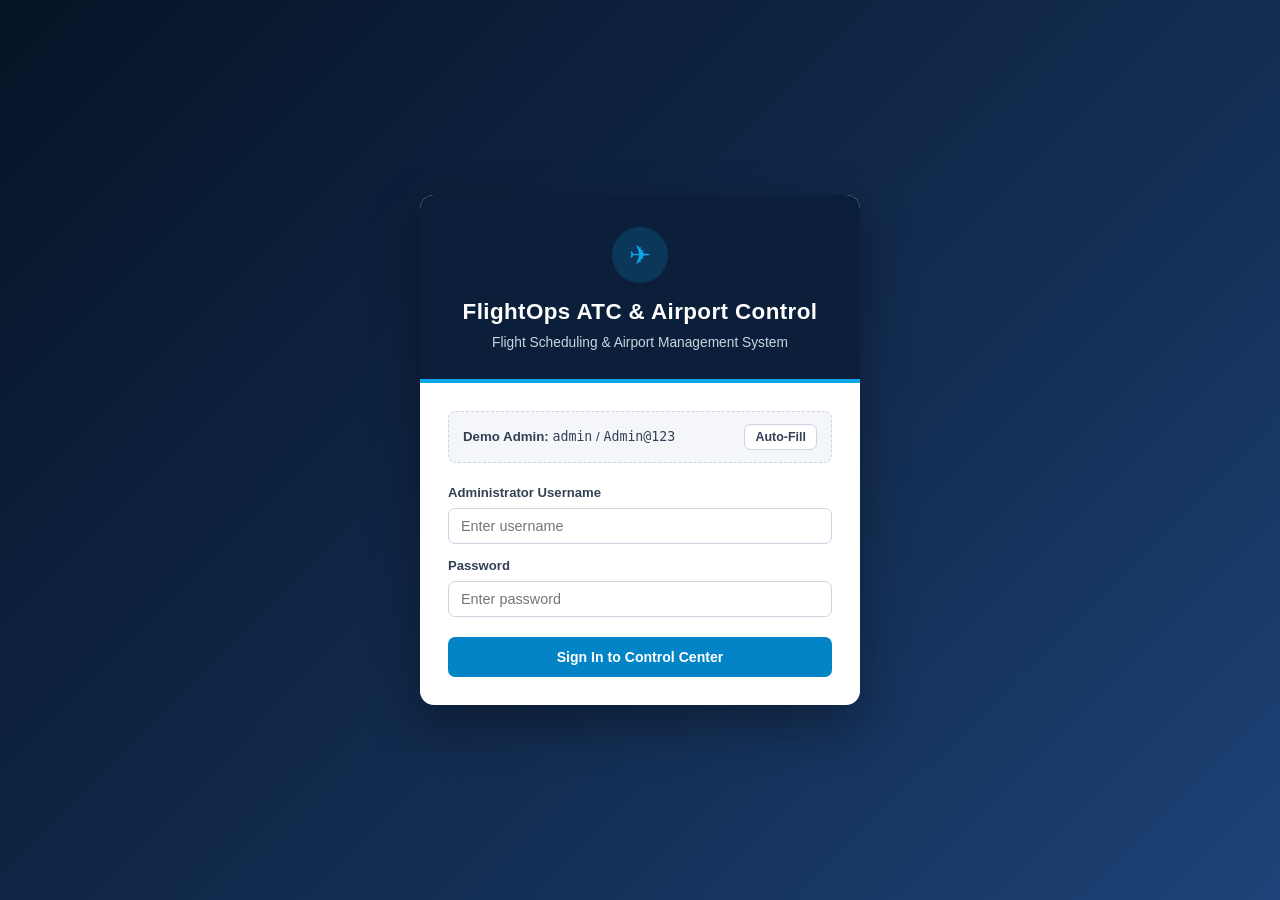
<file: frontend/index.html>
<!DOCTYPE html>
<html lang="en">
<head>
  <meta charset="UTF-8" />
  <meta name="viewport" content="width=device-width, initial-scale=1.0" />
  <title>FlightOps | Airport &amp; Flight Control Dashboard</title>
  <link rel="stylesheet" href="css/styles.css" />
</head>
<body>
  <div class="app-shell">
    <!-- SIDEBAR NAVIGATION -->
    <aside class="sidebar" id="sidebar">
      <div class="sidebar-brand">
        <div class="brand-icon">&#9992;</div>
        <div class="brand-text">
          <h2>FLIGHTOPS</h2>
          <span>ATC &amp; Airport OS</span>
        </div>
      </div>

      <ul class="nav-menu">
        <li class="nav-section-label">Operations</li>
        <li class="nav-item active" data-view="dashboard">Dashboard Overview</li>
        <li class="nav-item" data-view="flights">Flight Management</li>
        <li class="nav-item" data-view="resources">Runways &amp; Gates</li>

        <li class="nav-section-label">Infrastructure &amp; Fleet</li>
        <li class="nav-item" data-view="airports">Airport Management</li>
        <li class="nav-item" data-view="aircraft">Aircraft Fleet</li>

        <li class="nav-section-label">Reservations</li>
        <li class="nav-item" data-view="passengers">Passenger Directory</li>
        <li class="nav-item" data-view="bookings">Booking &amp; Seat Map</li>

        <li class="nav-section-label">Algorithms &amp; Analytics</li>
        <li class="nav-item" data-view="scheduler">Scheduling Algorithms</li>
        <li class="nav-item" data-view="reports">Executive Reports</li>
      </ul>

      <div class="sidebar-footer">
        <div id="sidebarAdminRole">Role: SUPER_ADMIN</div>
        <button id="logoutBtn" class="btn btn-danger btn-sm" style="width:100%; margin-top:10px;">
          Logout Session
        </button>
      </div>
    </aside>

    <!-- MAIN CONTENT -->
    <div class="main-wrapper">
      <header class="topbar">
        <div class="topbar-left">
          <button class="menu-toggle" id="menuToggle">&#9776;</button>
          <h1 class="page-title" id="pageTitle">Dashboard Overview</h1>
        </div>
        <div class="topbar-right">
          <span class="db-pill"><span class="db-dot"></span> C++17 &bull; MySQL Connected</span>
          <span class="admin-chip" id="topbarAdminName">Admin</span>
        </div>
      </header>

      <main class="content-area">
        <!-- 1. DASHBOARD OVERVIEW -->
        <section id="view-dashboard" class="view-section active">
          <div class="kpi-grid" id="dashboardKpis"></div>

          <div class="grid-2">
            <div class="panel">
              <div class="panel-header">
                <h3>Flight Status Distribution</h3>
              </div>
              <div class="panel-body" id="dashboardStatusBars"></div>
            </div>

            <div class="panel">
              <div class="panel-header">
                <h3>Fleet Readiness Summary</h3>
              </div>
              <div class="panel-body" id="dashboardFleetBars"></div>
            </div>
          </div>

          <div class="panel">
            <div class="panel-header">
              <h3>Live Flight Schedule Board</h3>
              <button class="btn btn-sky btn-sm" onclick="switchView('flights')">Manage All Flights</button>
            </div>
            <div class="table-wrap">
              <table>
                <thead>
                  <tr>
                    <th>Flight #</th>
                    <th>Airline</th>
                    <th>Route</th>
                    <th>Aircraft</th>
                    <th>Gate / Runway</th>
                    <th>Departure</th>
                    <th>Seats</th>
                    <th>Status</th>
                  </tr>
                </thead>
                <tbody id="dashboardFlightsBody"></tbody>
              </table>
            </div>
          </div>
        </section>

        <!-- 2. FLIGHT MANAGEMENT -->
        <section id="view-flights" class="view-section">
          <div class="panel">
            <div class="panel-header">
              <h3>Flight Operations &amp; Conflict-Free Scheduling</h3>
              <button class="btn btn-sky" id="openNewFlightModalBtn">+ Schedule New Flight</button>
            </div>
            <div class="panel-body">
              <div class="form-grid" style="margin-bottom:16px;">
                <input type="text" id="flightSearchInput" class="form-control" placeholder="Search flight #, airline, city..." />
                <select id="flightStatusFilter" class="form-control">
                  <option value="ALL">All Statuses</option>
                  <option value="SCHEDULED">SCHEDULED</option>
                  <option value="BOARDING">BOARDING</option>
                  <option value="DEPARTED">DEPARTED</option>
                  <option value="IN_AIR">IN_AIR</option>
                  <option value="LANDED">LANDED</option>
                  <option value="DELAYED">DELAYED</option>
                  <option value="CANCELLED">CANCELLED</option>
                </select>
                <select id="flightOriginFilter" class="form-control">
                  <option value="ALL">All Origin Airports</option>
                </select>
                <button class="btn btn-primary" id="applyFlightFiltersBtn">Filter Flights</button>
              </div>

              <div class="table-wrap">
                <table>
                  <thead>
                    <tr>
                      <th>Flight #</th>
                      <th>Route</th>
                      <th>Aircraft</th>
                      <th>Dep / Arr Gate</th>
                      <th>Dep / Arr Runway</th>
                      <th>Departure</th>
                      <th>Arrival</th>
                      <th>Priority</th>
                      <th>Fare</th>
                      <th>Status</th>
                      <th>Actions</th>
                    </tr>
                  </thead>
                  <tbody id="flightsTableBody"></tbody>
                </table>
              </div>
            </div>
          </div>
        </section>

        <!-- 3. RUNWAY & GATE MANAGEMENT -->
        <section id="view-resources" class="view-section">
          <div class="panel">
            <div class="panel-header">
              <h3>Runway &amp; Gate Overlap Conflict Simulator</h3>
            </div>
            <div class="panel-body">
              <p style="font-size:0.88rem; color:var(--slate-500); margin-bottom:14px;">
                Test a proposed slot against the C++ Conflict Detection Engine (enforces 15-min runway separation, 45-min gate turnaround, and 30-min aircraft buffer).
              </p>
              <div id="conflictCheckAlert" style="display:none;"></div>
              <form id="conflictTestForm" class="form-grid">
                <div class="form-group">
                  <label>Origin Airport</label>
                  <select id="chkOrigin" class="form-control" required></select>
                </div>
                <div class="form-group">
                  <label>Destination Airport</label>
                  <select id="chkDest" class="form-control" required></select>
                </div>
                <div class="form-group">
                  <label>Aircraft</label>
                  <select id="chkAircraft" class="form-control" required></select>
                </div>
                <div class="form-group">
                  <label>Departure Gate</label>
                  <select id="chkDepGate" class="form-control" required></select>
                </div>
                <div class="form-group">
                  <label>Arrival Gate</label>
                  <select id="chkArrGate" class="form-control" required></select>
                </div>
                <div class="form-group">
                  <label>Departure Runway</label>
                  <select id="chkDepRunway" class="form-control" required></select>
                </div>
                <div class="form-group">
                  <label>Arrival Runway</label>
                  <select id="chkArrRunway" class="form-control" required></select>
                </div>
                <div class="form-group">
                  <label>Proposed Departure</label>
                  <input type="datetime-local" id="chkDepTime" class="form-control" value="2026-11-16T06:05" required />
                </div>
                <div class="form-group">
                  <label>Proposed Arrival</label>
                  <input type="datetime-local" id="chkArrTime" class="form-control" value="2026-11-16T08:20" required />
                </div>
                <div class="form-group" style="justify-content:flex-end;">
                  <button type="submit" class="btn btn-sky">Verify Slot Availability</button>
                </div>
              </form>
            </div>
          </div>

          <div class="grid-2">
            <div class="panel">
              <div class="panel-header">
                <h3>Airport Runways</h3>
              </div>
              <div class="panel-body">
                <form id="addRunwayForm" class="form-grid" style="margin-bottom:14px;">
                  <select id="newRunwayAirport" class="form-control" required></select>
                  <input type="text" id="newRunwayCode" class="form-control" placeholder="Runway e.g. 14L/32R" required />
                  <input type="number" id="newRunwayLen" class="form-control" placeholder="Length (m)" value="3600" required />
                  <button type="submit" class="btn btn-primary btn-sm">+ Add Runway</button>
                </form>
                <div class="table-wrap">
                  <table>
                    <thead><tr><th>Airport</th><th>Runway</th><th>Length</th><th>Surface</th><th>Status</th></tr></thead>
                    <tbody id="runwaysTableBody"></tbody>
                  </table>
                </div>
              </div>
            </div>

            <div class="panel">
              <div class="panel-header">
                <h3>Terminal Gates</h3>
              </div>
              <div class="panel-body">
                <form id="addGateForm" class="form-grid" style="margin-bottom:14px;">
                  <select id="newGateAirport" class="form-control" required></select>
                  <input type="text" id="newGateTerminal" class="form-control" placeholder="Terminal e.g. T2" required />
                  <input type="text" id="newGateCode" class="form-control" placeholder="Gate e.g. B4" required />
                  <select id="newGateType" class="form-control">
                    <option value="DOMESTIC">DOMESTIC</option>
                    <option value="INTERNATIONAL">INTERNATIONAL</option>
                    <option value="WIDEBODY">WIDEBODY</option>
                  </select>
                  <button type="submit" class="btn btn-primary btn-sm">+ Add Gate</button>
                </form>
                <div class="table-wrap">
                  <table>
                    <thead><tr><th>Airport</th><th>Terminal</th><th>Gate</th><th>Type</th><th>Status</th></tr></thead>
                    <tbody id="gatesTableBody"></tbody>
                  </table>
                </div>
              </div>
            </div>
          </div>
        </section>

        <!-- 4. AIRPORT MANAGEMENT -->
        <section id="view-airports" class="view-section">
          <div class="panel">
            <div class="panel-header">
              <h3 id="airportFormTitle">Register / Update Airport</h3>
            </div>
            <div class="panel-body">
              <form id="airportForm" class="form-grid">
                <input type="hidden" id="editAirportId" />
                <div class="form-group">
                  <label>IATA Code (3 chars)</label>
                  <input type="text" id="apIata" maxlength="3" class="form-control" placeholder="e.g. HYD" required />
                </div>
                <div class="form-group">
                  <label>ICAO Code (4 chars)</label>
                  <input type="text" id="apIcao" maxlength="4" class="form-control" placeholder="e.g. VOHS" required />
                </div>
                <div class="form-group">
                  <label>Airport Name</label>
                  <input type="text" id="apName" class="form-control" placeholder="Rajiv Gandhi Intl Airport" required />
                </div>
                <div class="form-group">
                  <label>City</label>
                  <input type="text" id="apCity" class="form-control" placeholder="Hyderabad" required />
                </div>
                <div class="form-group">
                  <label>Country</label>
                  <input type="text" id="apCountry" class="form-control" placeholder="India" required />
                </div>
                <div class="form-group">
                  <label>Timezone</label>
                  <input type="text" id="apTimezone" class="form-control" value="Asia/Kolkata" required />
                </div>
                <div class="form-group">
                  <label>Status</label>
                  <select id="apStatus" class="form-control">
                    <option value="OPERATIONAL">OPERATIONAL</option>
                    <option value="RESTRICTED">RESTRICTED</option>
                    <option value="CLOSED">CLOSED</option>
                  </select>
                </div>
                <div class="form-group" style="justify-content:flex-end; flex-direction:row; align-items:flex-end; gap:8px;">
                  <button type="submit" class="btn btn-sky">Save Airport</button>
                  <button type="button" id="resetAirportBtn" class="btn btn-outline">Clear</button>
                </div>
              </form>
            </div>
          </div>

          <div class="panel">
            <div class="panel-header"><h3>Registered Airports</h3></div>
            <div class="table-wrap">
              <table>
                <thead>
                  <tr>
                    <th>IATA / ICAO</th>
                    <th>Airport Name</th>
                    <th>City &amp; Country</th>
                    <th>Timezone</th>
                    <th>Runways / Gates</th>
                    <th>Status</th>
                    <th>Actions</th>
                  </tr>
                </thead>
                <tbody id="airportsTableBody"></tbody>
              </table>
            </div>
          </div>
        </section>

        <!-- 5. AIRCRAFT MANAGEMENT -->
        <section id="view-aircraft" class="view-section">
          <div class="panel">
            <div class="panel-header">
              <h3 id="aircraftFormTitle">Add / Update Fleet Aircraft</h3>
            </div>
            <div class="panel-body">
              <form id="aircraftForm" class="form-grid">
                <input type="hidden" id="editAircraftId" />
                <div class="form-group">
                  <label>Registration / Tail #</label>
                  <input type="text" id="acReg" class="form-control" placeholder="e.g. VT-VIK" required />
                </div>
                <div class="form-group">
                  <label>Aircraft Model</label>
                  <input type="text" id="acModel" class="form-control" placeholder="Boeing 787-9" required />
                </div>
                <div class="form-group">
                  <label>Manufacturer</label>
                  <input type="text" id="acMfg" class="form-control" placeholder="Boeing" required />
                </div>
                <div class="form-group">
                  <label>Total Seats</label>
                  <input type="number" id="acSeats" class="form-control" value="240" min="10" max="850" required />
                </div>
                <div class="form-group">
                  <label>Range (km)</label>
                  <input type="number" id="acRange" class="form-control" value="12000" min="200" required />
                </div>
                <div class="form-group">
                  <label>Availability Status</label>
                  <select id="acStatus" class="form-control">
                    <option value="AVAILABLE">AVAILABLE</option>
                    <option value="IN_FLIGHT">IN_FLIGHT</option>
                    <option value="MAINTENANCE">MAINTENANCE</option>
                    <option value="RETIRED">RETIRED</option>
                  </select>
                </div>
                <div class="form-group">
                  <label>Stationed Base Airport</label>
                  <select id="acAirport" class="form-control"></select>
                </div>
                <div class="form-group" style="justify-content:flex-end; flex-direction:row; align-items:flex-end; gap:8px;">
                  <button type="submit" class="btn btn-sky">Save Aircraft</button>
                  <button type="button" id="resetAircraftBtn" class="btn btn-outline">Clear</button>
                </div>
              </form>
            </div>
          </div>

          <div class="panel">
            <div class="panel-header"><h3>Fleet Inventory &amp; Availability</h3></div>
            <div class="table-wrap">
              <table>
                <thead>
                  <tr>
                    <th>Tail #</th>
                    <th>Model</th>
                    <th>Manufacturer</th>
                    <th>Capacity</th>
                    <th>Range</th>
                    <th>Base Hub</th>
                    <th>Active Flights</th>
                    <th>Status</th>
                    <th>Actions</th>
                  </tr>
                </thead>
                <tbody id="aircraftTableBody"></tbody>
              </table>
            </div>
          </div>
        </section>

        <!-- 6. PASSENGER MANAGEMENT -->
        <section id="view-passengers" class="view-section">
          <div class="panel">
            <div class="panel-header">
              <h3 id="passengerFormTitle">Register / Edit Passenger</h3>
            </div>
            <div class="panel-body">
              <form id="passengerForm" class="form-grid">
                <input type="hidden" id="editPassengerId" />
                <div class="form-group">
                  <label>Full Legal Name</label>
                  <input type="text" id="paxName" class="form-control" placeholder="e.g. Kabir Malhotra" required />
                </div>
                <div class="form-group">
                  <label>Email Address</label>
                  <input type="email" id="paxEmail" class="form-control" placeholder="kabir@example.com" required />
                </div>
                <div class="form-group">
                  <label>Phone Number</label>
                  <input type="text" id="paxPhone" class="form-control" placeholder="+91-9876543210" required />
                </div>
                <div class="form-group">
                  <label>Passport Number</label>
                  <input type="text" id="paxPassport" class="form-control" placeholder="Z9876543" required />
                </div>
                <div class="form-group">
                  <label>Nationality</label>
                  <input type="text" id="paxNationality" class="form-control" placeholder="Indian" required />
                </div>
                <div class="form-group">
                  <label>Date of Birth</label>
                  <input type="date" id="paxDob" class="form-control" />
                </div>
                <div class="form-group" style="justify-content:flex-end; flex-direction:row; align-items:flex-end; gap:8px;">
                  <button type="submit" class="btn btn-sky">Save Passenger</button>
                  <button type="button" id="resetPassengerBtn" class="btn btn-outline">Clear</button>
                </div>
              </form>
            </div>
          </div>

          <div class="panel">
            <div class="panel-header"><h3>Registered Passengers</h3></div>
            <div class="table-wrap">
              <table>
                <thead>
                  <tr>
                    <th>Full Name</th>
                    <th>Passport #</th>
                    <th>Nationality</th>
                    <th>Email</th>
                    <th>Phone</th>
                    <th>Active Bookings</th>
                    <th>Actions</th>
                  </tr>
                </thead>
                <tbody id="passengersTableBody"></tbody>
              </table>
            </div>
          </div>
        </section>

        <!-- 7. BOOKING & SEAT MAP MANAGEMENT -->
        <section id="view-bookings" class="view-section">
          <div class="grid-2">
            <div class="panel">
              <div class="panel-header"><h3>Issue New Ticket &amp; Seat Assignment</h3></div>
              <div class="panel-body">
                <form id="bookingForm">
                  <div class="form-group">
                    <label>Select Active Flight</label>
                    <select id="bookFlightSelect" class="form-control" required></select>
                  </div>
                  <div class="form-group">
                    <label>Select Passenger</label>
                    <select id="bookPassengerSelect" class="form-control" required></select>
                  </div>
                  <div class="form-grid">
                    <div class="form-group">
                      <label>Cabin Class</label>
                      <select id="bookSeatClass" class="form-control">
                        <option value="ECONOMY">ECONOMY (1.0x Base Fare)</option>
                        <option value="BUSINESS">BUSINESS (2.0x Base Fare)</option>
                        <option value="FIRST">FIRST CLASS (3.0x Base Fare)</option>
                      </select>
                    </div>
                    <div class="form-group">
                      <label>Selected Seat</label>
                      <input type="text" id="bookSeatNumber" class="form-control" placeholder="Click seat or type e.g. 04A" required />
                    </div>
                  </div>
                  <button type="submit" class="btn btn-sky" style="width:100%; margin-top:6px;">
                    Confirm Reservation &amp; Generate PNR
                  </button>
                </form>
              </div>
            </div>

            <div class="panel">
              <div class="panel-header">
                <h3>Cabin Seat Map (Occupied vs. Available)</h3>
              </div>
              <div class="panel-body">
                <p style="font-size:0.82rem; color:var(--slate-500);">
                  Red crossed seats are already booked on the selected flight and locked against duplicate booking. Click an available seat to assign it.
                </p>
                <div id="cabinSeatGrid" class="seat-grid"></div>
              </div>
            </div>
          </div>

          <div class="panel">
            <div class="panel-header"><h3>Passenger Reservations &amp; PNR Ledger</h3></div>
            <div class="table-wrap">
              <table>
                <thead>
                  <tr>
                    <th>PNR</th>
                    <th>Flight</th>
                    <th>Route</th>
                    <th>Passenger</th>
                    <th>Passport</th>
                    <th>Seat</th>
                    <th>Class</th>
                    <th>Fare Paid</th>
                    <th>Status</th>
                    <th>Actions</th>
                  </tr>
                </thead>
                <tbody id="bookingsTableBody"></tbody>
              </table>
            </div>
          </div>
        </section>

        <!-- 8. SCHEDULING ALGORITHMS LAB -->
        <section id="view-scheduler" class="view-section">
          <div class="panel">
            <div class="panel-header">
              <h3>Runway &amp; ATC Flight Scheduling Algorithms</h3>
            </div>
            <div class="panel-body">
              <div class="form-grid">
                <div class="form-group">
                  <label>Scheduling Algorithm</label>
                  <select id="schedAlgorithm" class="form-control">
                    <option value="FCFS">FCFS (First-Come, First-Served)</option>
                    <option value="SJF">SJF (Shortest Job First - Non-Preemptive)</option>
                    <option value="PRIORITY">Priority Scheduling (1=Emergency/VIP &rarr; 4=Cargo)</option>
                    <option value="ROUND_ROBIN">Round Robin (Preemptive Time-Sliced)</option>
                  </select>
                </div>
                <div class="form-group">
                  <label>Flight Batch Source</label>
                  <select id="schedSource" class="form-control">
                    <option value="DATABASE">Live Active Flights from MySQL (flight_ops)</option>
                    <option value="CUSTOM">Custom Simulation Queue</option>
                  </select>
                </div>
                <div class="form-group" id="quantumGroup" style="display:none;">
                  <label>Time Quantum (minutes)</label>
                  <input type="number" id="schedQuantum" class="form-control" value="8" min="1" max="60" />
                </div>
                <div class="form-group" style="justify-content:flex-end;">
                  <button type="button" id="runSchedulerBtn" class="btn btn-sky">Execute C++ Scheduler</button>
                </div>
              </div>

              <!-- Custom Flight Queue Editor (shown when CUSTOM source selected) -->
              <div id="customJobsEditor" style="display:none; margin-top:16px; padding-top:16px; border-top:1px solid var(--slate-200);">
                <div style="display:flex; justify-content:space-between; align-items:center; margin-bottom:10px;">
                  <strong>Custom Flight Queue (Arrival Time, Burst Time, Priority 1-4)</strong>
                  <button type="button" id="addCustomJobBtn" class="btn btn-outline btn-sm">+ Add Flight Job</button>
                </div>
                <div id="customJobsList"></div>
              </div>
            </div>
          </div>

          <div id="schedulerOutputArea" style="display:none;">
            <div class="kpi-grid">
              <div class="kpi-card accent-sky">
                <span class="kpi-label">Active Algorithm</span>
                <div class="kpi-value" style="font-size:1.25rem;" id="resAlgoName">-</div>
              </div>
              <div class="kpi-card accent-amber">
                <span class="kpi-label">Average Waiting Time</span>
                <div class="kpi-value" id="resAvgWt">0.00 m</div>
              </div>
              <div class="kpi-card accent-emerald">
                <span class="kpi-label">Average Turnaround Time</span>
                <div class="kpi-value" id="resAvgTat">0.00 m</div>
              </div>
              <div class="kpi-card">
                <span class="kpi-label">Runway Utilization</span>
                <div class="kpi-value" id="resUtil">0%</div>
              </div>
            </div>

            <div class="panel">
              <div class="panel-header"><h3>Execution Sequence &amp; Gantt Chart</h3></div>
              <div class="panel-body">
                <div class="gantt-container">
                  <div id="ganttChartRow" class="gantt-bar-row"></div>
                </div>
              </div>
            </div>

            <div class="panel">
              <div class="panel-header"><h3>Computed Scheduling Metrics Table</h3></div>
              <div class="table-wrap">
                <table>
                  <thead>
                    <tr>
                      <th>Flight #</th>
                      <th>Carrier</th>
                      <th>Priority</th>
                      <th>Arrival Time (AT)</th>
                      <th>Burst Time (BT)</th>
                      <th>Completion Time (CT)</th>
                      <th>Turnaround Time (TAT)</th>
                      <th>Waiting Time (WT)</th>
                    </tr>
                  </thead>
                  <tbody id="schedulerResultsBody"></tbody>
                </table>
              </div>
            </div>
          </div>
        </section>

        <!-- 9. EXECUTIVE REPORTS -->
        <section id="view-reports" class="view-section">
          <div class="panel">
            <div class="panel-header">
              <h3>Airport &amp; Flight Operations Executive Report</h3>
              <button class="btn btn-primary btn-sm" onclick="window.print()">Print / Save PDF Report</button>
            </div>
            <div class="panel-body">
              <div class="kpi-grid" id="reportsKpiGrid"></div>
              <div class="grid-2" style="margin-top:16px;">
                <div>
                  <h4 style="margin-bottom:10px; color:var(--navy-900);">Flight Status Breakdown</h4>
                  <table>
                    <thead><tr><th>Flight Status</th><th>Total Flights</th></tr></thead>
                    <tbody id="reportFlightStatusBody"></tbody>
                  </table>
                </div>
                <div>
                  <h4 style="margin-bottom:10px; color:var(--navy-900);">Aircraft Fleet Status Breakdown</h4>
                  <table>
                    <thead><tr><th>Aircraft Status</th><th>Fleet Count</th></tr></thead>
                    <tbody id="reportAircraftStatusBody"></tbody>
                  </table>
                </div>
              </div>
            </div>
          </div>
        </section>
      </main>
    </div>
  </div>

  <!-- NEW / EDIT FLIGHT MODAL -->
  <div class="modal-backdrop" id="flightModal">
    <div class="modal-card">
      <div class="panel-header">
        <h3 id="flightModalTitle">Schedule New Flight</h3>
        <button type="button" class="btn btn-outline btn-sm" id="closeFlightModalBtn">Close</button>
      </div>
      <div class="panel-body">
        <div id="flightModalError" class="alert alert-danger" style="display:none;"></div>
        <form id="flightForm">
          <input type="hidden" id="editFlightId" />
          <div class="form-grid">
            <div class="form-group">
              <label>Flight Number</label>
              <input type="text" id="flNumber" class="form-control" placeholder="e.g. AI-302" required />
            </div>
            <div class="form-group">
              <label>Airline Name</label>
              <input type="text" id="flAirline" class="form-control" placeholder="e.g. Air India" required />
            </div>
            <div class="form-group">
              <label>Origin Airport</label>
              <select id="flOrigin" class="form-control" required></select>
            </div>
            <div class="form-group">
              <label>Destination Airport</label>
              <select id="flDest" class="form-control" required></select>
            </div>
            <div class="form-group">
              <label>Assigned Aircraft</label>
              <select id="flAircraft" class="form-control" required></select>
            </div>
            <div class="form-group">
              <label>Priority Level</label>
              <select id="flPriority" class="form-control">
                <option value="1">1 - Emergency / VIP Diplomatic</option>
                <option value="2">2 - International Commercial</option>
                <option value="3" selected>3 - Domestic Scheduled</option>
                <option value="4">4 - Cargo / Charter</option>
              </select>
            </div>
            <div class="form-group">
              <label>Departure Gate (Origin)</label>
              <select id="flDepGate" class="form-control" required></select>
            </div>
            <div class="form-group">
              <label>Arrival Gate (Destination)</label>
              <select id="flArrGate" class="form-control" required></select>
            </div>
            <div class="form-group">
              <label>Departure Runway (Origin)</label>
              <select id="flDepRunway" class="form-control" required></select>
            </div>
            <div class="form-group">
              <label>Arrival Runway (Destination)</label>
              <select id="flArrRunway" class="form-control" required></select>
            </div>
            <div class="form-group">
              <label>Scheduled Departure</label>
              <input type="datetime-local" id="flDepTime" class="form-control" required />
            </div>
            <div class="form-group">
              <label>Scheduled Arrival</label>
              <input type="datetime-local" id="flArrTime" class="form-control" required />
            </div>
            <div class="form-group">
              <label>Base Economy Fare ($)</label>
              <input type="number" id="flFare" class="form-control" value="180" min="0" step="0.01" required />
            </div>
            <div class="form-group">
              <label>Flight Status</label>
              <select id="flStatus" class="form-control">
                <option value="SCHEDULED">SCHEDULED</option>
                <option value="BOARDING">BOARDING</option>
                <option value="DEPARTED">DEPARTED</option>
                <option value="IN_AIR">IN_AIR</option>
                <option value="LANDED">LANDED</option>
                <option value="DELAYED">DELAYED</option>
                <option value="CANCELLED">CANCELLED</option>
              </select>
            </div>
          </div>
          <div class="form-group">
            <label>Operational Remarks</label>
            <input type="text" id="flRemarks" class="form-control" placeholder="Optional ATC or crew notes" />
          </div>
          <div style="display:flex; justify-content:flex-end; gap:10px; margin-top:12px;">
            <button type="button" class="btn btn-outline" id="cancelFlightModalBtn">Cancel</button>
            <button type="submit" class="btn btn-sky">Save &amp; Validate Schedule</button>
          </div>
        </form>
      </div>
    </div>
  </div>

  <div id="toast" class="toast"></div>

  <script src="js/api.js"></script>
  <script src="js/bookings.js"></script>
  <script src="js/scheduler.js"></script>
  <script src="js/app.js"></script>
</body>
</html>
</file>
<file: frontend/css/styles.css>
:root {
  --navy-950: #061326;
  --navy-900: #0B1F3A;
  --navy-800: #132D52;
  --navy-700: #1D4378;
  --sky-600: #0284C7;
  --sky-500: #0EA5E9;
  --sky-100: #E0F2FE;
  --amber-500: #D97706;
  --amber-100: #FEF3C7;
  --emerald-600: #059669;
  --emerald-100: #D1FAE5;
  --rose-600: #DC2626;
  --rose-100: #FEE2E2;
  --slate-900: #0F172A;
  --slate-700: #334155;
  --slate-500: #64748B;
  --slate-300: #CBD5E1;
  --slate-200: #E2E8F0;
  --slate-100: #F4F6F9;
  --white: #FFFFFF;
  --shadow-sm: 0 1px 3px rgba(11, 31, 58, 0.08);
  --shadow-md: 0 6px 20px rgba(11, 31, 58, 0.12);
  --radius: 10px;
}

* {
  box-sizing: border-box;
  margin: 0;
  padding: 0;
}

body {
  font-family: 'Segoe UI', -apple-system, BlinkMacSystemFont, Roboto, Oxygen, sans-serif;
  background-color: var(--slate-100);
  color: var(--slate-900);
  line-height: 1.5;
}

/* ================= LOGIN PAGE ================= */
.login-body {
  min-height: 100vh;
  display: flex;
  align-items: center;
  justify-content: center;
  background: linear-gradient(135deg, var(--navy-950) 0%, var(--navy-800) 60%, var(--navy-700) 100%);
  padding: 20px;
}

.login-card {
  background: var(--white);
  width: 100%;
  max-width: 440px;
  border-radius: 14px;
  box-shadow: 0 20px 50px rgba(0, 0, 0, 0.35);
  overflow: hidden;
}

.login-header {
  background: var(--navy-900);
  color: var(--white);
  padding: 32px 28px 26px;
  text-align: center;
  border-bottom: 4px solid var(--sky-500);
}

.login-logo {
  display: inline-flex;
  align-items: center;
  justify-content: center;
  width: 56px;
  height: 56px;
  border-radius: 50%;
  background: rgba(14, 165, 233, 0.18);
  color: var(--sky-500);
  font-size: 26px;
  margin-bottom: 12px;
}

.login-header h1 {
  font-size: 1.4rem;
  font-weight: 700;
  letter-spacing: 0.4px;
}

.login-header p {
  color: var(--slate-300);
  font-size: 0.86rem;
  margin-top: 4px;
}

.login-form {
  padding: 28px;
}

.demo-box {
  background: var(--slate-100);
  border: 1px dashed var(--slate-300);
  border-radius: 8px;
  padding: 12px 14px;
  margin-bottom: 20px;
  font-size: 0.83rem;
  color: var(--slate-700);
  display: flex;
  align-items: center;
  justify-content: space-between;
  gap: 10px;
}

/* ================= APP SHELL ================= */
.app-shell {
  display: flex;
  min-height: 100vh;
}

.sidebar {
  width: 260px;
  background: var(--navy-900);
  color: var(--white);
  display: flex;
  flex-direction: column;
  flex-shrink: 0;
  transition: transform 0.25s ease;
  z-index: 100;
}

.sidebar-brand {
  padding: 22px 20px;
  background: var(--navy-950);
  border-bottom: 1px solid rgba(255, 255, 255, 0.08);
  display: flex;
  align-items: center;
  gap: 12px;
}

.brand-icon {
  width: 38px;
  height: 38px;
  border-radius: 8px;
  background: var(--sky-600);
  display: flex;
  align-items: center;
  justify-content: center;
  font-weight: 800;
  font-size: 1.1rem;
}

.brand-text h2 {
  font-size: 1.05rem;
  font-weight: 700;
  letter-spacing: 0.5px;
}

.brand-text span {
  font-size: 0.72rem;
  color: var(--slate-300);
  text-transform: uppercase;
  letter-spacing: 1px;
}

.nav-menu {
  list-style: none;
  padding: 14px 10px;
  flex: 1;
}

.nav-section-label {
  font-size: 0.7rem;
  text-transform: uppercase;
  letter-spacing: 1.2px;
  color: var(--slate-500);
  padding: 12px 14px 6px;
  font-weight: 700;
}

.nav-item {
  display: flex;
  align-items: center;
  gap: 12px;
  padding: 11px 14px;
  border-radius: 8px;
  color: var(--slate-300);
  cursor: pointer;
  font-size: 0.92rem;
  font-weight: 500;
  margin-bottom: 3px;
  transition: all 0.15s ease;
}

.nav-item:hover {
  background: rgba(255, 255, 255, 0.08);
  color: var(--white);
}

.nav-item.active {
  background: var(--sky-600);
  color: var(--white);
  font-weight: 600;
  box-shadow: 0 4px 12px rgba(2, 132, 199, 0.35);
}

.sidebar-footer {
  padding: 16px 20px;
  border-top: 1px solid rgba(255, 255, 255, 0.08);
  background: var(--navy-950);
  font-size: 0.8rem;
  color: var(--slate-300);
}

.main-wrapper {
  flex: 1;
  display: flex;
  flex-direction: column;
  min-width: 0;
}

.topbar {
  height: 64px;
  background: var(--white);
  border-bottom: 1px solid var(--slate-200);
  padding: 0 28px;
  display: flex;
  align-items: center;
  justify-content: space-between;
  position: sticky;
  top: 0;
  z-index: 50;
}

.topbar-left {
  display: flex;
  align-items: center;
  gap: 14px;
}

.menu-toggle {
  display: none;
  background: none;
  border: 1px solid var(--slate-300);
  border-radius: 6px;
  padding: 6px 10px;
  cursor: pointer;
  font-size: 1.1rem;
}

.page-title {
  font-size: 1.2rem;
  font-weight: 700;
  color: var(--navy-900);
}

.topbar-right {
  display: flex;
  align-items: center;
  gap: 16px;
}

.db-pill {
  display: inline-flex;
  align-items: center;
  gap: 6px;
  background: var(--emerald-100);
  color: var(--emerald-600);
  padding: 5px 12px;
  border-radius: 999px;
  font-size: 0.78rem;
  font-weight: 600;
}

.db-dot {
  width: 8px;
  height: 8px;
  border-radius: 50%;
  background: var(--emerald-600);
}

.admin-chip {
  font-size: 0.86rem;
  font-weight: 600;
  color: var(--navy-800);
}

.content-area {
  padding: 26px 28px;
  max-width: 1440px;
  width: 100%;
  margin: 0 auto;
}

.view-section {
  display: none;
}

.view-section.active {
  display: block;
}

/* ================= CARDS & GRIDS ================= */
.kpi-grid {
  display: grid;
  grid-template-columns: repeat(auto-fit, minmax(210px, 1fr));
  gap: 18px;
  margin-bottom: 24px;
}

.kpi-card {
  background: var(--white);
  border-radius: var(--radius);
  padding: 20px;
  box-shadow: var(--shadow-sm);
  border-left: 4px solid var(--navy-800);
  display: flex;
  flex-direction: column;
  justify-content: space-between;
}

.kpi-card.accent-sky { border-left-color: var(--sky-600); }
.kpi-card.accent-emerald { border-left-color: var(--emerald-600); }
.kpi-card.accent-amber { border-left-color: var(--amber-500); }
.kpi-card.accent-rose { border-left-color: var(--rose-600); }

.kpi-label {
  font-size: 0.78rem;
  text-transform: uppercase;
  letter-spacing: 0.7px;
  color: var(--slate-500);
  font-weight: 700;
}

.kpi-value {
  font-size: 1.9rem;
  font-weight: 800;
  color: var(--navy-900);
  margin: 6px 0 2px;
}

.kpi-sub {
  font-size: 0.8rem;
  color: var(--slate-500);
}

.panel {
  background: var(--white);
  border-radius: var(--radius);
  box-shadow: var(--shadow-sm);
  border: 1px solid var(--slate-200);
  margin-bottom: 24px;
  overflow: hidden;
}

.panel-header {
  padding: 16px 22px;
  border-bottom: 1px solid var(--slate-200);
  display: flex;
  flex-wrap: wrap;
  align-items: center;
  justify-content: space-between;
  gap: 12px;
  background: #FAFBFC;
}

.panel-header h3 {
  font-size: 1.02rem;
  font-weight: 700;
  color: var(--navy-900);
}

.panel-body {
  padding: 20px 22px;
}

.grid-2 {
  display: grid;
  grid-template-columns: repeat(auto-fit, minmax(380px, 1fr));
  gap: 20px;
}

/* ================= FORMS & BUTTONS ================= */
.form-grid {
  display: grid;
  grid-template-columns: repeat(auto-fit, minmax(210px, 1fr));
  gap: 14px;
}

.form-group {
  display: flex;
  flex-direction: column;
  gap: 5px;
  margin-bottom: 12px;
}

.form-group label {
  font-size: 0.82rem;
  font-weight: 600;
  color: var(--slate-700);
}

.form-control {
  width: 100%;
  padding: 9px 12px;
  border: 1px solid var(--slate-300);
  border-radius: 7px;
  font-size: 0.9rem;
  color: var(--slate-900);
  background: var(--white);
  transition: border-color 0.15s;
}

.form-control:focus {
  outline: none;
  border-color: var(--sky-600);
  box-shadow: 0 0 0 3px rgba(2, 132, 199, 0.15);
}

.btn {
  display: inline-flex;
  align-items: center;
  justify-content: center;
  gap: 6px;
  padding: 9px 16px;
  border-radius: 7px;
  font-size: 0.88rem;
  font-weight: 600;
  cursor: pointer;
  border: 1px solid transparent;
  transition: all 0.15s ease;
}

.btn-primary {
  background: var(--navy-800);
  color: var(--white);
}
.btn-primary:hover { background: var(--navy-900); }

.btn-sky {
  background: var(--sky-600);
  color: var(--white);
}
.btn-sky:hover { background: #0369A1; }

.btn-outline {
  background: var(--white);
  border-color: var(--slate-300);
  color: var(--slate-700);
}
.btn-outline:hover { background: var(--slate-100); }

.btn-danger {
  background: var(--rose-600);
  color: var(--white);
}
.btn-danger:hover { background: #B91C1C; }

.btn-sm {
  padding: 5px 10px;
  font-size: 0.78rem;
}

/* ================= TABLES & BADGES ================= */
.table-wrap {
  width: 100%;
  overflow-x: auto;
}

table {
  width: 100%;
  border-collapse: collapse;
  font-size: 0.88rem;
}

th {
  background: var(--navy-900);
  color: var(--white);
  text-align: left;
  padding: 11px 14px;
  font-weight: 600;
  font-size: 0.8rem;
  text-transform: uppercase;
  letter-spacing: 0.5px;
  white-space: nowrap;
}

td {
  padding: 11px 14px;
  border-bottom: 1px solid var(--slate-200);
  color: var(--slate-700);
  vertical-align: middle;
}

tr:hover td {
  background: #F8FAFC;
}

.badge {
  display: inline-block;
  padding: 3px 9px;
  border-radius: 999px;
  font-size: 0.74rem;
  font-weight: 700;
  text-transform: uppercase;
  letter-spacing: 0.4px;
}

.badge-success { background: var(--emerald-100); color: var(--emerald-600); }
.badge-info    { background: var(--sky-100); color: var(--sky-600); }
.badge-warning { background: var(--amber-100); color: var(--amber-500); }
.badge-danger  { background: var(--rose-100); color: var(--rose-600); }
.badge-neutral { background: var(--slate-200); color: var(--slate-700); }

/* ================= SEAT MAP ================= */
.seat-grid {
  display: grid;
  grid-template-columns: repeat(6, 1fr);
  gap: 8px;
  max-width: 340px;
  margin-top: 12px;
  padding: 14px;
  background: var(--slate-100);
  border-radius: 10px;
  border: 1px solid var(--slate-300);
}

.seat-btn {
  padding: 8px 4px;
  border-radius: 6px;
  font-size: 0.78rem;
  font-weight: 700;
  text-align: center;
  cursor: pointer;
  border: 1px solid var(--slate-300);
  background: var(--white);
  color: var(--navy-900);
}

.seat-btn.occupied {
  background: var(--rose-100);
  color: var(--rose-600);
  border-color: #FCA5A5;
  cursor: not-allowed;
  text-decoration: line-through;
}

.seat-btn.selected {
  background: var(--sky-600);
  color: var(--white);
  border-color: var(--sky-600);
}

/* ================= GANTT CHART ================= */
.gantt-container {
  margin-top: 16px;
  padding: 18px;
  background: var(--slate-100);
  border-radius: 10px;
  border: 1px solid var(--slate-200);
  overflow-x: auto;
}

.gantt-bar-row {
  display: flex;
  min-width: 600px;
  height: 54px;
  border-radius: 8px;
  overflow: hidden;
  box-shadow: var(--shadow-sm);
}

.gantt-block {
  display: flex;
  flex-direction: column;
  align-items: center;
  justify-content: center;
  color: var(--white);
  font-size: 0.8rem;
  font-weight: 700;
  border-right: 2px solid rgba(255, 255, 255, 0.35);
  padding: 4px;
  min-width: 48px;
}

.gantt-block span {
  font-size: 0.68rem;
  font-weight: 400;
  opacity: 0.9;
}

/* ================= ALERTS & TOAST ================= */
.alert {
  padding: 12px 16px;
  border-radius: 8px;
  font-size: 0.88rem;
  margin-bottom: 16px;
  font-weight: 500;
}
.alert-danger  { background: var(--rose-100); color: var(--rose-600); border: 1px solid #FCA5A5; }
.alert-success { background: var(--emerald-100); color: var(--emerald-600); border: 1px solid #6EE7B7; }

.toast {
  position: fixed;
  bottom: 24px;
  right: 24px;
  background: var(--navy-900);
  color: var(--white);
  padding: 13px 20px;
  border-radius: 8px;
  box-shadow: var(--shadow-md);
  font-size: 0.9rem;
  z-index: 9999;
  display: none;
  border-left: 4px solid var(--sky-500);
}

.toast.error { border-left-color: var(--rose-600); }
.toast.show  { display: block; }

/* ================= MODAL ================= */
.modal-backdrop {
  position: fixed;
  inset: 0;
  background: rgba(6, 19, 38, 0.6);
  display: none;
  align-items: center;
  justify-content: center;
  z-index: 200;
  padding: 16px;
}

.modal-backdrop.open {
  display: flex;
}

.modal-card {
  background: var(--white);
  width: 100%;
  max-width: 680px;
  border-radius: 12px;
  box-shadow: var(--shadow-md);
  max-height: 90vh;
  overflow-y: auto;
}

@media (max-width: 900px) {
  .sidebar {
    position: fixed;
    top: 0;
    bottom: 0;
    left: 0;
    transform: translateX(-100%);
  }
  .sidebar.open {
    transform: translateX(0);
  }
  .menu-toggle {
    display: inline-block;
  }
  .content-area {
    padding: 18px 16px;
  }
}
</file>
